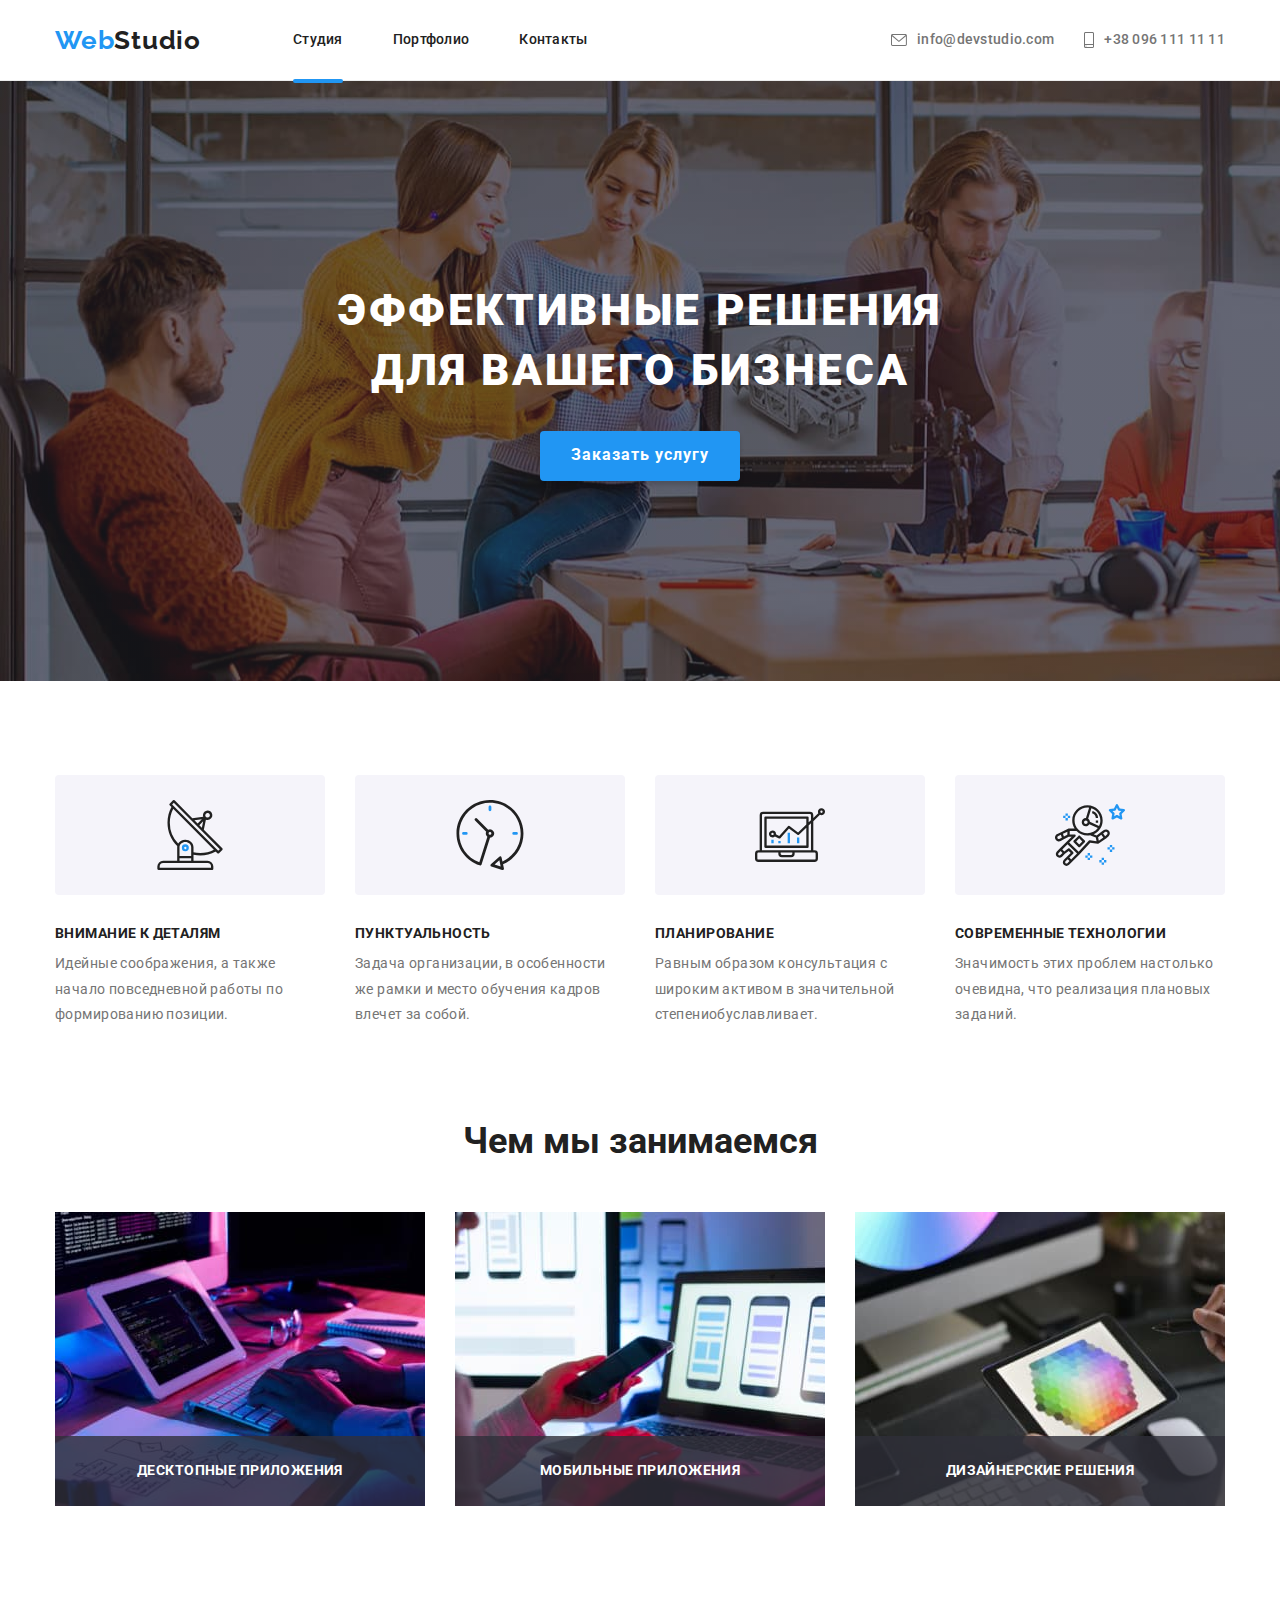
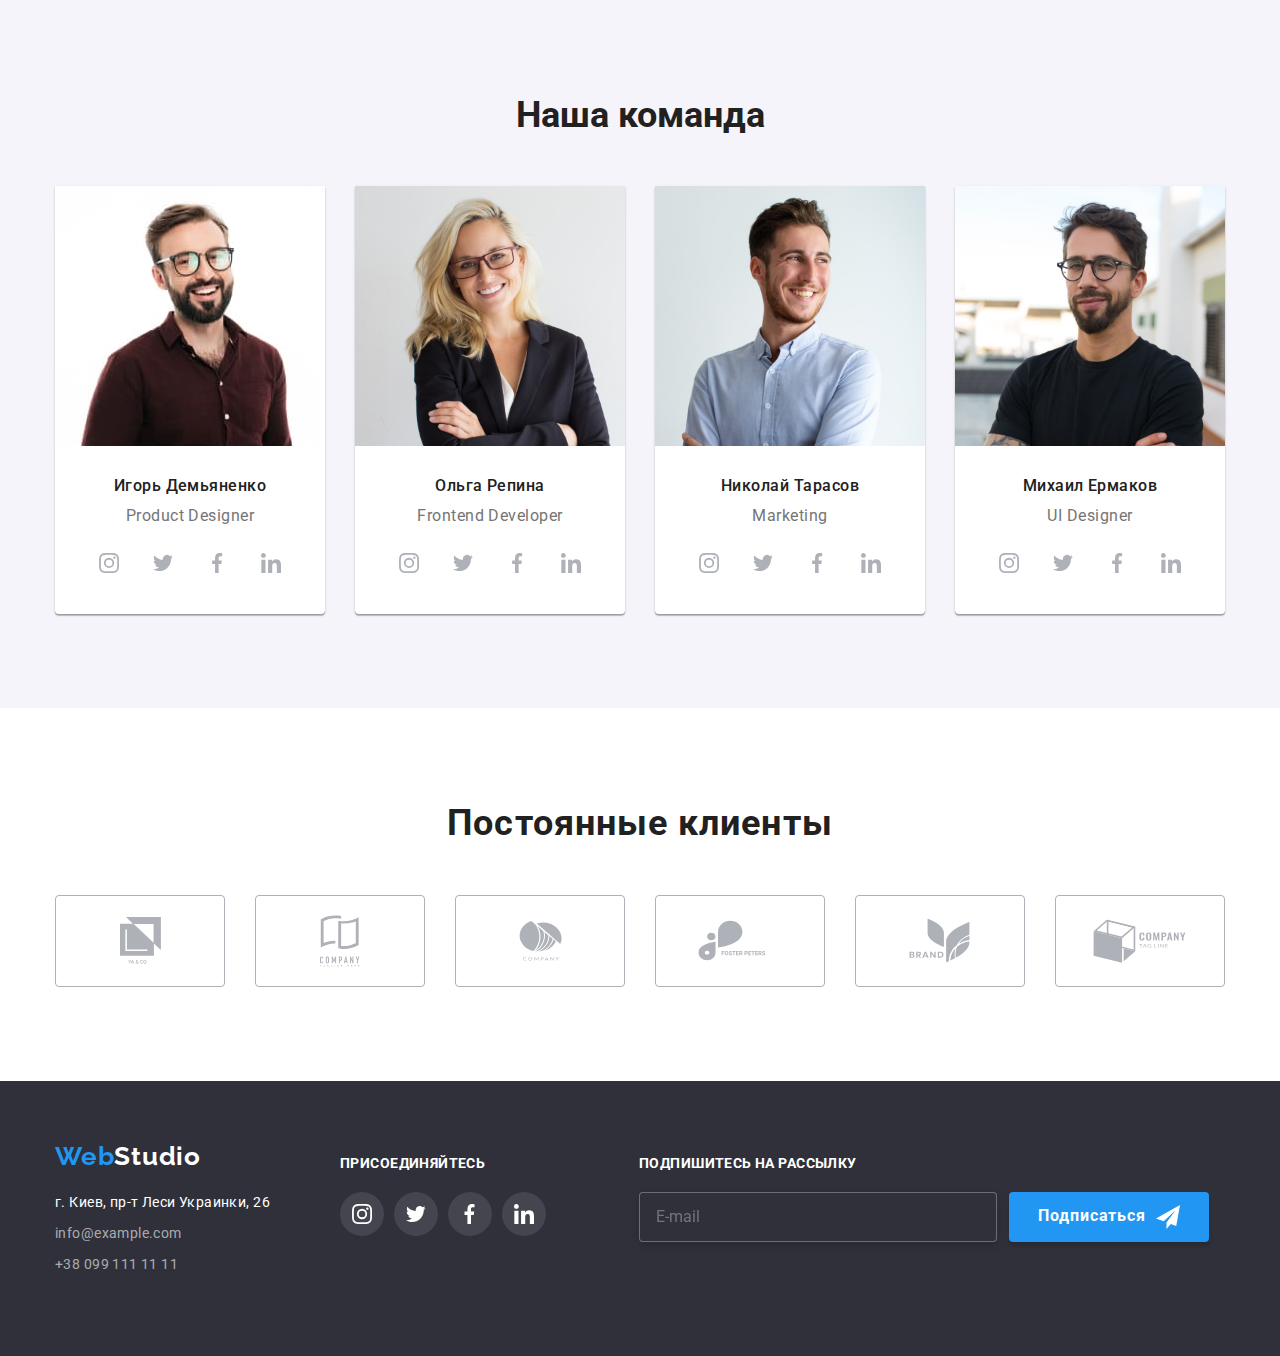
<file: index.html>
<!DOCTYPE html>
<html lang="ru">

<head>
    <meta charset="UTF-8">
    <meta name="viewport" content="width=device-width, initial-scale=1.0">
    <title>Document</title>
    <link rel="stylesheet"
        href="https://cdnjs.cloudflare.com/ajax/libs/modern-normalize/1.0.0/modern-normalize.min.css">
    <link rel="stylesheet" href="./css/main.min.css">
</head>

<body>
    <!--Шапка сайта-->
    <header class="page-header">
        <div class="header_conteiner">
            <div class="logo logo--headered">
                <a href="./index.html" class="logo__link">
                    <span class="logo--blue-part">Web</span>
                    <span class="logo--black-part">Studio</span>
                </a>
            </div>
            <nav class="nav">
                <ul class="nav__list">
                    <li class="nav__item"><a href="./index.html" class="nav__link nav__link--current">Студия</a>
                    </li>
                    <li class="nav__item"><a href="./portfolio.html" class="nav__link">Портфолио</a>
                    </li>
                    <li class="nav__item"><a href="#" class="nav__link">Контакты</a>
                    </li>
                </ul>
            </nav>
            <div class="contacts">
                <ul class="contacts__list">
                    <li class="contacts__item">
                        <a href="mailto:info@devstudio.com" class="contacts__link">
                            <svg class="contacts__icon--mail">
                                <use href="./images/icons.svg#icon-envelope-header"></use>
                            </svg>
                            <span class="contacts__text">
                                info@devstudio.com
                            </span>
                        </a>
                    </li>
                    <li class="contacts__item">
                        <a href="tel:380961111111" class="contacts__link">
                            <svg class="contacts__icon--phone">
                                <use href="./images/icons.svg#icon-smartphone-header"></use>
                            </svg>
                            <span class="contacts__text">
                                +38 096 111 11 11
                            </span>
                        </a>
                    </li>
                </ul>
            </div>
            <div class="m-nav-menu">
                <button id="m-modal-open" type="button" class="m-button">
                    <svg 
                    class="m-button__icon" 
                    width="40px" 
                    height="40px"
                    aria-label="Кнопка открытия мобильного меню">
                        <use href="./images/icons.svg#mobile-menu"></use>
                    </svg>
                </button>
            </div>
        </div>

        <!-- Модальное окно мобильного меню -->

        <div id="m-modal" class="m-backdrop is-hidden">
            <nav class="m-nav">
                <button 
                id="m-modal-close"  
                type="button" 
                class="m-button-close">
                    <svg 
                    class="m-button-close__logo" 
                    width="18px" 
                    height="18px"
                    aria-label="Кнопка закрытия мобильного меню">
                        <use href="./images/icons.svg#modal-close-button"></use>
                    </svg>
                </button>
                <ul class="m-nav__list">
                    <li class="m-nav__item"><a href="./index.html" class="m-nav__link m-nav__link--current">Студия</a>
                    </li>
                    <li class="m-nav__item"><a href="./portfolio.html" class="m-nav__link">Портфолио</a>
                    </li>
                    <li class="m-nav__item"><a href="#" class="m-nav__link">Контакты</a>
                    </li>
                </ul>
                <div class="m-contacts-wrapper">
                    <div class="m-contacts">
                        <ul class="m-contacts__list">
                            <li class="m-contacts__item">
                                <a href="mailto:info@devstudio.com" class="m-contacts__link">
                                    <span class="m-contacts__tel">
                                        +38 096 111 11 11
                                    </span>
                                </a>
                            </li>
                            <li class="m-contacts__item">
                                <a href="tel:380961111111" class="m-contacts__link">
                                    <span class="m-contacts__mail">
                                        info@devstudio.com
                                    </span>
                                </a>
                            </li>
                        </ul>
                    </div>
                    <div class="m-socials">
                        <ul class="m-socials__list">
                            <li class="m-socials__item">
                                <a href="#" class="m-socials__link">
                                    Instagram
                                </a>
                            </li>
                            <li class="m-socials__item">
                                <a href="#" class="m-socials__link">
                                    Twitter
                                </a>
                            </li>
                            <li class="m-socials__item">
                                <a href="#" class="m-socials__link">
                                    Facebook
                                </a>
                            </li>
                            <li class="m-socials__item">
                                <a href="#" class="m-socials__link">
                                    Linkedin
                                </a>
                            </li>
                        </ul>
                    </div>
                </div>
            </nav>
        </div>
    </header>

    <main>
        <section class="hero">
            <div class="hero__conteiner">
                <h1 class="hero__title">Эффективные решения для вашего бизнеса</h1>
                <button data-modal-open type="button" class="button__hero">Заказать услугу</button>
            </div>
        </section>
        <section class="features">
            <div class="features__conteiner">
                <h2 hidden="hidden" class="features__title--hidden">Преимущества компании</h2>
                <ul class="features__list">
                    <li class="features__item">
                        <div class="icon__wrapper">
                            <svg class="features__icon" width="70" height="70">
                                <use href="./images/icons.svg#icon-antenna"></use>
                            </svg>
                        </div>
                        <h3 class="features__title">Внимание к деталям</h3>
                        <p class="features__description">Идейные соображения, а также начало повседневной работы по
                            формированию позиции.</p>
                    </li>
                    <li class="features__item">
                        <div class="icon__wrapper">
                            <svg class="features__icon" width="70" height="70">
                                <use href="./images/icons.svg#icon-clock"></use>
                            </svg>
                        </div>
                        <h3 class="features__title">Пунктуальность</h3>
                        <p class="features__description">Задача организации, в особенности же рамки и место обучения кадров
                            влечет за собой.</p>
                    </li>
                    <li class="features__item">
                        <div class="icon__wrapper">
                            <svg class="features__icon" width="70" height="70">
                                <use href="./images/icons.svg#icon-diagram"></use>
                            </svg>
                        </div>
                        <h3 class="features__title">Планирование</h3>
                        <p class="features__description">Равным образом консультация с широким активом в значительной
                            степениобуславливает.</p>
                    </li>
                    <li class="features__item">
                        <div class="icon__wrapper">
                            <svg class="features__icon" width="70" height="70">
                                <use href="./images/icons.svg#icon-astronaut"></use>
                            </svg>
                        </div>
                        <h3 class="features__title">Современные технологии</h3>
                        <p class="features__description">Значимость этих проблем настолько очевидна, что реализация плановых
                            заданий.</p>
                    </li>
                </ul>
                <div class="production">
                    <h2 class="production__title">Чем мы занимаемся</h2>
                    <ul class="production__list">
                        <li class="production__item">
                            <div class="production__wrapper">
                                <img 
                                srcset="./images/backend-opt370@1x.jpg 370w, ./images/backend-opt740@2x.jpg 740w"
                                sizes="370px"
                                src="./images/backend-opt370@1x.jpg" 
                                alt="десктопные приложения" 
                                class="production__image"
                                width="370">
                                <p class="production__description">Десктопные приложения</p>
                            </div>
                        </li>
                        <li class="production__item">
                            <div class="production__wrapper">
                                <img 
                                srcset="./images/frontend-opt370@1x.jpg 370w, ./images/frontend-opt740@2x.jpg 740w"
                                sizes="370px"
                                src="./images/frontend-opt370@1x.jpg" 
                                alt="мобильные приложения" 
                                class="production__image"
                                width="370">
                                <p class="production__description">Мобильные приложения</p>
                            </div>
                        </li>
                        <li class="production__item">
                            <div class="production__wrapper">
                                <img 
                                srcset="./images/design-opt370@1x.jpg 370w, ./images/design-opt740@2x.jpg 740w"
                                sizes="370px"
                                src="./images/design-opt370@1x.jpg" 
                                alt="дизайн сайтов" 
                                class="production__image"
                                width="370">
                                <p class="production__description">Дизайнерские решения</p>
                            </div>
                        </li>
                    </ul>
                </div>
            </div>
        </section>
        <section class="team">
            <div class="team__conteiner">
                <h2 class="team__title">Наша команда</h2>
                <ul class="team__list">
                    <li class="team-member">
                        <img 
                        srcset="./images/d.team-card1-1X.jpg 270w, ./images/d.team-card1-2X.jpg 540w, ./images/t.team-card1@1x270.jpg 350w, ./images/t.team-card1@2x540.jpg 700w, ./images/m.team-card1-360-1X.jpg 450w, ./images/m.team-card1-720-2X.jpg 900w"
                        sizes="270px"
                        src="./images/d.team-card1-1X.jpg" 
                        alt="фото Игоря Демьяненко" 
                        class="team-member__img"
                        width="270">
                        <h3 class="team-member__name">Игорь Демьяненко</h3>
                        <p lang="en" class="team-member__position">Product Designer</p>
                        <ul class="social-list">
                            <li class="social-list__item">
                                <a href="#" class="social-link">
                                    <svg class="social-link__icon" width="20px" height="20px">
                                        <use href="./images/icons.svg#icon-instagram"></use>
                                    </svg>
                                </a>
                            </li>
                            <li class="social-list__item">
                                <a href="#" class="social-link">
                                    <svg class="social-link__icon" width="20px" height="20px">
                                        <use href="./images/icons.svg#icon-twitter"></use>
                                    </svg>
                                </a>
                            </li>
                            <li class="social-list__item">
                                <a href="#" class="social-link">
                                    <svg class="social-link__icon" width="20px" height="20px">
                                        <use href="./images/icons.svg#icon-facebook"></use>
                                    </svg>
                                </a>
                            </li>
                            <li class="social-list__item">
                                <a href="#" class="social-link">
                                    <svg class="social-link__icon" width="20px" height="20px">
                                        <use href="./images/icons.svg#icon-linkedin"></use>
                                    </svg>
                                </a>
                            </li>
                        </ul>
                    </li>
                    <li class="team-member">
                        <img 
                        srcset="./images/d.team-card2-1X.jpg 270w, ./images/d.team-card2-2X.jpg 540w, ./images/t.team-card2@1x270.jpg 350w, ./images/t.team-card2@2x540.jpg 700w, ./images/m.team-card2-360-1X.jpg 450w, ./images/m.team-card2-720-2X.jpg 900w"
                        sizes="270px"
                        src="./images/d.team-card2-1X.jpg" 
                        alt="фото Ольги Репиной" 
                        class="team-member__img"
                        width="270">
                        <h3 class="team-member__name">Ольга Репина</h3>
                        <p lang="en" class="team-member__position">Frontend Developer</p>
                        <ul class="social-list">
                            <li class="social-list__item">
                                <a href="#" class="social-link">
                                    <svg class="social-link__icon" width="20px" height="20px">
                                        <use href="./images/icons.svg#icon-instagram"></use>
                                    </svg>
                                </a>
                            </li>
                            <li class="social-list__item">
                                <a href="#" class="social-link">
                                    <svg class="social-link__icon" width="20px" height="20px">
                                        <use href="./images/icons.svg#icon-twitter"></use>
                                    </svg>
                                </a>
                            </li>
                            <li class="social-list__item">
                                <a href="#" class="social-link">
                                    <svg class="social-link__icon" width="20px" height="20px">
                                        <use href="./images/icons.svg#icon-facebook"></use>
                                    </svg>
                                </a>
                            </li>
                            <li class="social-list__item">
                                <a href="#" class="social-link">
                                    <svg class="social-link__icon" width="20px" height="20px">
                                        <use href="./images/icons.svg#icon-linkedin"></use>
                                    </svg>
                                </a>
                            </li>
                        </ul>
                    </li>
                    <li class="team-member">
                        <img 
                        srcset="./images/d.team-card3-1X.jpg 270w, ./images/d.team-card3-2X.jpg 540w, ./images/t.team-card3@1x270.jpg 350w, ./images/t.team-card3@2x540.jpg 700w, ./images/m.team-card3-360-1X.jpg 450w, ./images/m.team-card3-720-2X.jpg 900w"
                        sizes="270px"
                        src="./images/d.team-card3-1X.jpg" 
                        alt="фото Николая Тарасова" 
                        class="team-member__img"
                        width="270">
                        <h3 class="team-member__name">Николай Тарасов</h3>
                        <p lang="en" class="team-member__position">Marketing</p>
                        <ul class="social-list">
                            <li class="social-list__item">
                                <a href="#" class="social-link">
                                    <svg class="social-link__icon" width="20px" height="20px">
                                        <use href="./images/icons.svg#icon-instagram"></use>
                                    </svg>
                                </a>
                            </li>
                            <li class="social-list__item">
                                <a href="#" class="social-link">
                                    <svg class="social-link__icon" width="20px" height="20px">
                                        <use href="./images/icons.svg#icon-twitter"></use>
                                    </svg>
                                </a>
                            </li>
                            <li class="social-list__item">
                                <a href="#" class="social-link">
                                    <svg class="social-link__icon" width="20px" height="20px">
                                        <use href="./images/icons.svg#icon-facebook"></use>
                                    </svg>
                                </a>
                            </li>
                            <li class="social-list__item">
                                <a href="#" class="social-link">
                                    <svg class="social-link__icon" width="20px" height="20px">
                                        <use href="./images/icons.svg#icon-linkedin"></use>
                                    </svg>
                                </a>
                            </li>
                        </ul>
                    </li>
                    <li class="team-member">
                        <img 
                        srcset="./images/d.team-card4-1X.jpg 270w, ./images/d.team-card4-2X.jpg 540w, ./images/t.team-card4@1x270.jpg 350w, ./images/t.team-card4@2x540.jpg 700w, ./images/m.team-card4-360-1X.jpg 450w, ./images/m.team-card4-720-2X.jpg 900w"
                        sizes="270px"
                        src="./images/d.team-card4-1X.jpg" 
                        alt="фото Михаила Урмакова" 
                        class="team-member__img"
                        width="270">
                        <h3 class="team-member__name">Михаил Ермаков</h3>
                        <p lang="en" class="team-member__position">UI Designer</p>
                        <ul class="social-list">
                            <li class="social-list__item">
                                <a href="#" class="social-link">
                                    <svg class="social-link__icon" width="20px" height="20px">
                                        <use href="./images/icons.svg#icon-instagram"></use>
                                    </svg>
                                </a>
                            </li>
                            <li class="social-list__item">
                                <a href="#" class="social-link">
                                    <svg class="socials-list__icon" width="20px" height="20px">
                                        <use href="./images/icons.svg#icon-twitter"></use>
                                    </svg>
                                </a>
                            </li>
                            <li class="social-list__item">
                                <a href="#" class="social-link">
                                    <svg class="socials-list__icon" width="20px" height="20px">
                                        <use href="./images/icons.svg#icon-facebook"></use>
                                    </svg>
                                </a>
                            </li>
                            <li class="social-list__item">
                                <a href="#" class="social-link">
                                    <svg class="socials-list__icon" width="20px" height="20px">
                                        <use href="./images/icons.svg#icon-linkedin"></use>
                                    </svg>
                                </a>
                            </li>
                        </ul>
                    </li>
                </ul>
            </div>
        </section>
        <section class="partners">
            <div class="partners__conteiner">
                <h3 class="partners__title">Постоянные клиенты</h3>
                <ul class="partners__list">
                    <li class="partners__item">
                        <div class="partner">
                            <a href="#" class="partner__link">
                                <svg class="partner__icon" width="41px" height="47px">
                                    <use href="./images/icons.svg#icon-logo1">
                                    </use>
                                </svg>
                            </a>
                        </div>
                    </li>
                    <li class="partners__item">
                        <div class="partner">
                            <a href="#" class="partner__link">
                                <svg class="partner__icon" width="40px" height="52px">
                                    <use href="./images/icons.svg#icon-logo2">
                                    </use>
                                </svg>
                            </a>
                        </div>
                    </li>
                    <li class="partners__item">
                        <div class="partner">
                            <a href="#" class="partner__link">
                                <svg class="partner__icon" width="43px" height="41px">
                                    <use href="./images/icons.svg#icon-logo3">
                                    </use>
                                </svg>
                            </a>
                        </div>
                    </li>
                    <li class="partners__item">
                        <div class="partner">
                            <a href="#" class="partner__link">
                                <svg class="partner__icon" width="84px" height="41px">
                                    <use href="./images/icons.svg#icon-logo4">
                                    </use>
                                </svg>
                            </a>
                        </div>
                    </li>
                    <li class="partners__item">
                        <div class="partner">
                            <a href="#" class="partner__link">
                                <svg class="partner__icon" width="63px" height="45px">
                                    <use href="./images/icons.svg#icon-logo5">
                                    </use>
                                </svg>
                            </a>
                        </div>
                    </li>
                    <li class="partners__item">
                        <div class="partner">
                            <a href="#" class="partner__link">
                                <svg class="partner__icon" width="94px" height="44px">
                                    <use href="./images/icons.svg#icon-logo6">
                                    </use>
                                </svg>
                            </a>
                        </div>
                    </li>
                </ul>
            </div>
        </section>
    </main>

    <!--Футер-->
    <footer class="page-footer">
        <div class="footer-conteiner">
            <div class="footer-block--positioned">
                <div class="address-wrapper">
                    <div class="logo">
                        <a href="./index.html" class="logo__link logo--footered">
                            <span class="logo--blue-part">Web</span>
                            <span class="logo--white-part">Studio</span>
                        </a>
                    </div>
                    <address class="address">
                        <ul class="address__list">
                            <li class="address__item">г. Киев, пр-т Леси Украинки, 26</li>
                            <li class="address__item"><a href="mailto:info@example.com" class="address__link">info@example.com</a></li>
                            <li class="address__item"><a href="tel:+380991111111" class="address__link">+38 099 111 11 11</a>
                            </li>
                        </ul>
                    </address>
                </div>
                <div class="social-links social-links--footered social-links--tableted">
                    <p class="social-links__title">Присоединяйтесь</p>
                    <ul class="social-list social-list--nopadding">
                        <li class="social-list__item">
                            <a href="#" class="social-link social-link--footered">
                                <svg class="social-link__logo" width="20px" height="20px">
                                    <use href="./images/icons.svg#icon-instagram-black-footer"></use>
                                </svg>
                            </a>
                        </li>
                        <li class="social-list__item">
                            <a href="#" class="social-link social-link--footered">
                                <svg class="social-link__logo " width="20px" height="20px">
                                    <use href="./images/icons.svg#icon-twitter-black-footer"></use>
                                </svg>
                            </a>
                        </li>
                        <li class="social-list__item">
                            <a href="#" class="social-link social-link--footered">
                                <svg class="social-link__logo" width="20px" height="20px">
                                    <use href="./images/icons.svg#icon-facebook-black-footer"></use>
                                </svg>
                            </a>
                        </li>
                        <li class="social-list__item">
                            <a href="#" class="social-link social-link--footered">
                                <svg class="social-link__logo" width="20px" height="20px">
                                    <use href="./images/icons.svg#icon-linkedin-black-footer"></use>
                                </svg>
                            </a>
                        </li>
                    </ul>
                </div>
            </div>
            <div class="footer-form">
                <p class="footer-form__title">Подпишитесь на рассылку</p>
                <form class="footer-form__wrapper">
                    <label class="footer-form__label">
                        <input class="footer-form__input" type="email" name="email" autocomplete="off" placeholder="E-mail">
                    </label>
                    <button class="button button__subscribe" type="submit">
                        <span class="button__text">Подписаться</span>
                        <svg class="button__icon">
                            <use href="./images/icons.svg#telegram-icon"></use>
                        </svg>
                    </button>
                </form>
            </div>
        </div>
    </footer>

      <!-- Модальное окно -->
<div data-modal class="backdrop is-hidden">
    <div class="modal">
        <button 
        data-modal-close 
        type="button" 
        class="button-close">
            <svg class="button-close__logo" width="18px" height="18px">
                <use href="./images/icons.svg#modal-close-button"></use>
            </svg>
        </button>
        <form class="form-block" novalidate>
            <p class="form-block__title">Оставьте свои данные, мы вам перезвоним</p>
            <div class="form-list">
                <div class="form">
                <label class="form__label">
                    <span class="form__title">Имя</span>
                    <span class="form__wrapper">
                        <input 
                        class="form__input" 
                        type="text" 
                        name="name" 
                        autocomplete="off"
                        style="outline-style: none">
                        <svg class="form__logo" width="18px" height="18px">
                            <use href="./images/icons.svg#form-person-black"></use>
                        </svg>
                    </span>
                </label>
            </div>
            <div class="form">
                <label class="form__label">
                    <span class="form__title">Телефон</span>
                    <span class="form__wrapper">
                        <input 
                        class="form__input" 
                        type="tel" 
                        name="tel" 
                        autocomplete="off" 
                        style="outline-style: none">
                        <svg class="form__logo" width="18px" height="18px">
                            <use href="./images/icons.svg#form-phone-black"></use>
                        </svg>
                    </span>
                </label>
            </div>
            <div class="form">
                <label class="form__label">
                    <span class="form__title">Почта</span>
                    <span class="form__wrapper">
                        <input 
                        class="form__input" 
                        type="email" 
                        name="email" 
                        autocomplete="off"
                        style="outline-style: none">
                        <svg class="form__logo" width="18px" height="18px">
                            <use href="./images/icons.svg#form-email-black"></use>
                        </svg>
                    </span>
                </label>
            </div>
            <div class="form">
                <label class="form__label">
                    <span class="form__title">Комментарий</span>
                    <span class="form__wrapper">
                        <textarea 
                        class="form__input form__input--comment" 
                        rows="6" 
                        name="comment" 
                        style="outline-style: none"
                        placeholder="Введите текст"></textarea>
                    </span>
                </label>
            </div>
            <div class="form-block__agreement">
                <label>
                    <span class="agreement-wrapper">
                        <input type="checkbox" name="agreement" class="checkbox">
                        <svg class="checkbox__icon">
                            <use href="./images/icons.svg#checkbox-checked"></use>
                        </svg>
                        <span class="agreement">Соглашаюсь с рассылкой и принимаю</span>
                        <a href="#" class="agreement__link">Условия договора</a>
                    </span>
                </label>
            </div>
            </div>
            <button class="btn-submit" type="submit">
                <span class="btn-submit__text">Отправить</span>
            </button>
        </form>
    </div>
</div>
    
    <script src="./js/modal.js">
    </script>
    </body>
    
    </html>
</file>
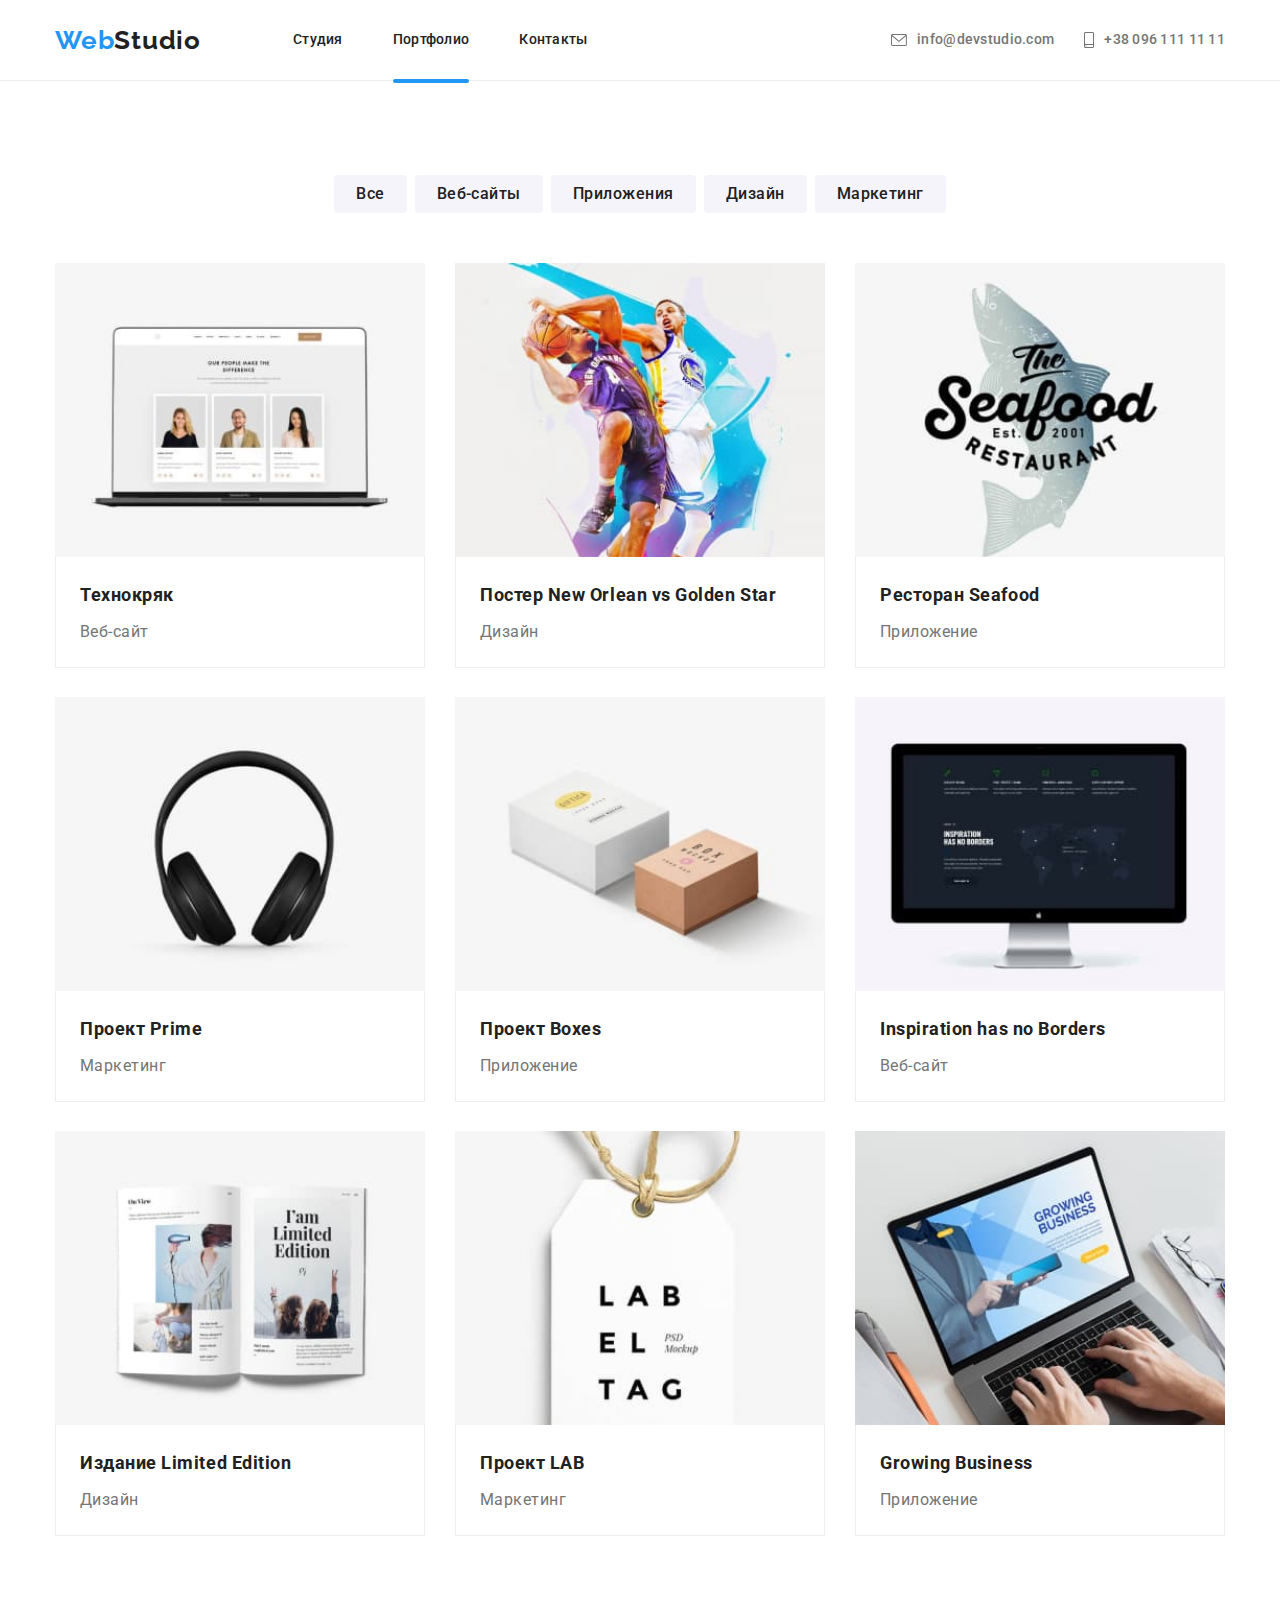
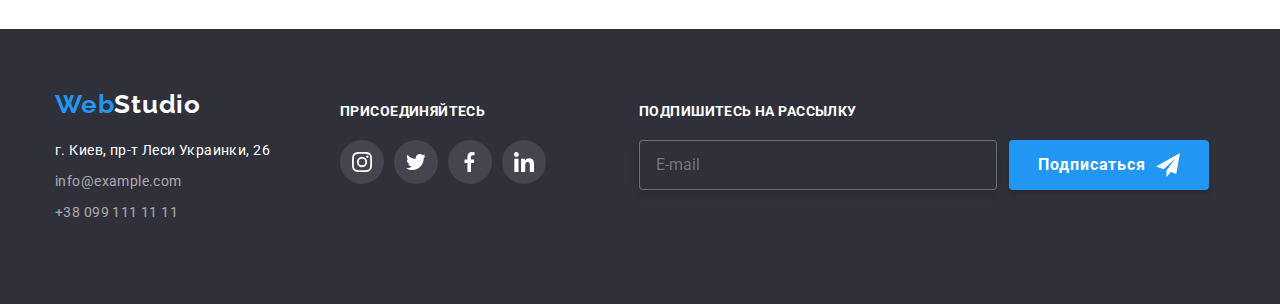
<file: portfolio.html>
<!DOCTYPE html>
<html lang="ru">

<head>
    <meta charset="UTF-8">
    <meta name="viewport" content="width=device-width, initial-scale=1.0">
    <title>Document</title>
    <link rel="stylesheet"
        href="https://cdnjs.cloudflare.com/ajax/libs/modern-normalize/1.0.0/modern-normalize.min.css">
    <link rel="stylesheet" href="./css/main.min.css">
</head>

<body>
    <!--Шапка сайта-->
    <header class="page-header">
        <div class="header_conteiner">
            <div class="logo logo--headered">
                <a href="./index.html" class="logo__link">
                    <span class="logo--blue-part">Web</span>
                    <span class="logo--black-part">Studio</span>
                </a>
            </div>
            <nav class="nav">
                <ul class="nav__list">
                    <li class="nav__item"><a href="./index.html" class="nav__link">Студия</a>
                    </li>
                    <li class="nav__item"><a href="./portfolio.html" class="nav__link nav__link--current">Портфолио</a>
                    </li>
                    <li class="nav__item"><a href="#" class="nav__link">Контакты</a>
                    </li>
                </ul>
            </nav>
            <div class="contacts">
                <ul class="contacts__list">
                    <li class="contacts__item">
                        <a href="mailto:info@devstudio.com" class="contacts__link">
                            <svg class="contacts__icon--mail">
                                <use href="./images/icons.svg#icon-envelope-header"></use>
                            </svg>
                            <span class="contacts__text">
                                info@devstudio.com
                            </span>
                        </a>
                    </li>
                    <li class="contacts__item">
                        <a href="tel:380961111111" class="contacts__link">
                            <svg class="contacts__icon--phone">
                                <use href="./images/icons.svg#icon-smartphone-header"></use>
                            </svg>
                            <span class="contacts__text">
                                +38 096 111 11 11
                            </span>
                        </a>
                    </li>
                </ul>
            </div>
            <div class="m-nav-menu">
                <button id="m-modal-open" type="button" class="m-button">
                    <svg class="m-button__icon" width="40px" height="40px" aria-label="Кнопка открытия мобильного меню">
                        <use href="./images/icons.svg#mobile-menu"></use>
                    </svg>
                </button>
            </div>
        </div>
    
        <!-- Модальное окно мобильного меню -->
    
        <div id="m-modal" class="m-backdrop is-hidden">
            <nav class="m-nav">
                <button id="m-modal-close" type="button" class="m-button-close">
                    <svg class="m-button-close__logo" width="18px" height="18px"
                        aria-label="Кнопка закрытия мобильного меню">
                        <use href="./images/icons.svg#modal-close-button"></use>
                    </svg>
                </button>
                <ul class="m-nav__list">
                    <li class="m-nav__item"><a href="./index.html" class="m-nav__link">Студия</a>
                    </li>
                    <li class="m-nav__item"><a href="./portfolio.html" class="m-nav__link m-nav__link--current">Портфолио</a>
                    </li>
                    <li class="m-nav__item"><a href="#" class="m-nav__link">Контакты</a>
                    </li>
                </ul>
                <div class="m-contacts-wrapper">
                    <div class="m-contacts">
                        <ul class="m-contacts__list">
                            <li class="m-contacts__item">
                                <a href="mailto:info@devstudio.com" class="m-contacts__link">
                                    <span class="m-contacts__tel">
                                        +38 096 111 11 11
                                    </span>
                                </a>
                            </li>
                            <li class="m-contacts__item">
                                <a href="tel:380961111111" class="m-contacts__link">
                                    <span class="m-contacts__mail">
                                        info@devstudio.com
                                    </span>
                                </a>
                            </li>
                        </ul>
                    </div>
                    <div class="m-socials">
                        <ul class="m-socials__list">
                            <li class="m-socials__item">
                                <a href="#" class="m-socials__link">
                                    Instagram
                                </a>
                            </li>
                            <li class="m-socials__item">
                                <a href="#" class="m-socials__link">
                                    Twitter
                                </a>
                            </li>
                            <li class="m-socials__item">
                                <a href="#" class="m-socials__link">
                                    Facebook
                                </a>
                            </li>
                            <li class="m-socials__item">
                                <a href="#" class="m-socials__link">
                                    Linkedin
                                </a>
                            </li>
                        </ul>
                    </div>
                </div>
            </nav>
        </div>
    </header>

    <!--Основа-->
    <main>
        <!--Портфолио-->
        <section class="portfolio">
            <div class="portfolio__conteiner">
                <h1 class="portfolio__title" hidden="hidden">Портфолио</h1>
                <!--Фильтры-->
                <ul class="portfolio__button-list">
                    <li class="portfolio__button-item">
                        <button class="portfolio__button" type="button">Все</button>
                    </li>
                    <li class="portfolio__button-item">
                        <button class="portfolio__button" type="button">Веб-сайты</button>
                    </li>
                    <li class="portfolio__button-item">
                        <button class="portfolio__button" type="button">Приложения</button>
                    </li>
                    <li class="portfolio__button-item">
                        <button class="portfolio__button" type="button">Дизайн</button>
                    </li>
                    <li class="portfolio__button-item">
                        <button class="portfolio__button" type="button">Маркетинг</button>
                    </li>
                </ul>
                <!--Портфолио-карточки-->
                <ul class="portfolio__card-list">
                    <li class="portfolio__card-item">
                        <a href="#" class="portfolio__card-link">
                            <div class="card">
                                <picture>
                                    <source srcset="./images/technocrack450@1x.jpg 1x, ./images/technocrack900@2x.jpg 2x" media="(max-width:767px)">
                                    <source srcset="./images/technocrack350@1x.jpg 1x, ./images/technocrack700@2x.jpg 2x" media="(min-width:768px)">
                                    <source srcset="./images/technocrack370@1x.jpg 1x, ./images/technocrack740@2x.jpg 2x" media="(min-width:1200px)">
                                    <img 
                                    src="./images/technocrack450@1x.jpg" 
                                    class="card__picture" 
                                    alt="веб-сайт на экране макбука">
                                </picture>
                                
                                <div class="card--hover-overlay">Технокряк это современная площадка распространения
                                    коронавируса. Компании используют эту платформу для цифрового
                                    шпионажа и атак на защищённые сервера конкурентов.
                                </div>
                            </div>
                            <div class="card__border">
                                <h2 class="card__title">Технокряк</h2>
                                <p class="card__description">Веб-сайт</p>
                            </div>
                        </a>
                    </li>
                    <li class="portfolio__card-item">
                        <a href="#" class="portfolio__card-link">
                            <div class="card">
                                <picture>
                                    <source srcset="./images/poster450@1x.jpg 1x, ./images/poster900@2x.jpg 2x" media="(max-width:767px)">
                                    <source srcset="./images/poster350@1x.jpg 1x, ./images/poster700@2x.jpg 2x" media="(min-width:768px)">
                                    <source srcset="./images/poster370@1x.jpg 1x, ./images/poster740@2x.jpg 2x" media="(min-width:1200px)">
                                    <img 
                                    src="./images/poster450@1x.jpg" 
                                    class="card__picture" 
                                    alt="два баскетболиста в борьбе за мяч">
                                </picture>

                                <div class="card--hover-overlay">Технокряк это современная площадка распространения
                                    коронавируса. Компании используют эту платформу для цифрового
                                    шпионажа и атак на защищённые сервера конкурентов.
                                </div>
                            </div>
                            <div class="card__border">
                                <h2 class="card__title">Постер New Orlean vs Golden Star</h2>
                                <p class="card__description">Дизайн</p>
                            </div>
                        </a>
                    </li>
                    <li class="portfolio__card-item">
                        <a href="#" class="portfolio__card-link">
                            <div class="card">
                                <picture>
                                    <source srcset="./images/restaurant450@1x.jpg 1x, ./images/restaurant900@2x.jpg 2x" media="(max-width:767px)">
                                    <source srcset="./images/restaurant350@1x.jpg 1x, ./images/restaurant700@2x.jpg 2x" media="(min-width:768px)">
                                    <source srcset="./images/restaurant370@1x.jpg 1x, ./images/restaurant740@2x.jpg 2x" media="(min-width:1200px)">
                                    <img 
                                    src="./images/restaurant450@1x.jpg" 
                                    class="card__picture" 
                                    alt="логотип ресторана">
                                </picture>

                                <div class="card--hover-overlay">Технокряк это современная площадка распространения
                                    коронавируса. Компании используют эту платформу для цифрового
                                    шпионажа и атак на защищённые сервера конкурентов.
                                </div>
                            </div>
                            <div class="card__border">
                                <h2 class="card__title">Ресторан Seafood</h2>
                                <p class="card__description">Приложение</p>
                            </div>
                        </a>
                    </li>
                    <li class="portfolio__card-item">
                        <a href="#" class="portfolio__card-link">
                            <div class="card">
                                <picture>
                                    <source srcset="./images/project-prime450@1x.jpg 1x, ./images/project-prime900@2x.jpg 2x" media="(max-width:767px)">
                                    <source srcset="./images/project-prime350@1x.jpg 1x, ./images/project-prime700@2x.jpg 2x" media="(min-width:768px)">
                                    <source srcset="./images/project-prime370@1x.jpg 1x, ./images/project-prime740@2x.jpg 2x" media="(min-width:1200px)">
                                    <img 
                                    src="./images/project-prime450@1x.jpg" 
                                    class="card__picture" 
                                    alt="наушники">
                                </picture>

                                <div class="card--hover-overlay">Технокряк это современная площадка распространения
                                    коронавируса. Компании используют эту платформу для цифрового
                                    шпионажа и атак на защищённые сервера конкурентов.
                                </div>
                            </div>
                            <div class="card__border">
                                <h2 class="card__title">Проект Prime</h2>
                                <p class="card__description">Маркетинг</p>
                            </div>
                        </a>
                    </li>
                    <li class="portfolio__card-item">
                        <a href="#" class="portfolio__card-link">
                            <div class="card">
                                <picture>
                                    <source srcset="./images/project-boxes450@1x.jpg 1x, ./images/project-boxes900@2x.jpg 2x" media="(max-width:767px)">
                                    <source srcset="./images/project-boxes350@1x.jpg 1x, ./images/project-boxes700@2x.jpg 2x" media="(min-width:768px)">
                                    <source srcset="./images/project-boxes370@1x.jpg 1x, ./images/project-boxes740@2x.jpg 2x" media="(min-width:1200px)">
                                    <img 
                                    src="./images/project-boxes450@1x.jpg" 
                                    class="card__picture" 
                                    alt="две коробки">
                                </picture>

                                <div class="card--hover-overlay">Технокряк это современная площадка распространения
                                    коронавируса. Компании используют эту платформу для цифрового
                                    шпионажа и атак на защищённые сервера конкурентов.
                                </div>
                            </div>
                            <div class="card__border">
                                <h2 class="card__title">Проект Boxes</h2>
                                <p class="card__description">Приложение</p>
                            </div>
                        </a>
                    </li>
                    <li class="portfolio__card-item">
                        <a href="#" class="portfolio__card-link">
                            <div class="card">
                                <picture>
                                    <source srcset="./images/no-borders450@1x.jpg 1x, ./images/no-borders900@2x.jpg 2x" media="(max-width:767px)">
                                    <source srcset="./images/no-borders350@1x.jpg 1x, ./images/no-borders700@2x.jpg 2x" media="(min-width:768px)">
                                    <source srcset="./images/no-borders370@1x.jpg 1x, ./images/no-borders740@2x.jpg 2x" media="(min-width:1200px)">
                                    <img 
                                    src="./images/no-borders450@1x.jpg" 
                                    class="card__picture" 
                                    alt="монитор эппл">
                                </picture>

                                <div class="card--hover-overlay">Технокряк это современная площадка распространения
                                    коронавируса. Компании используют эту платформу для цифрового
                                    шпионажа и атак на защищённые сервера конкурентов.
                                </div>
                            </div>
                            <div class="card__border">
                                <h2 class="card__title">Inspiration has no Borders</h2>
                                <p class="card__description">Веб-сайт</p>
                            </div>
                        </a>
                    </li>
                    <li class="portfolio__card-item">
                        <a href="#" class="portfolio__card-link">
                            <div class="card">
                                <picture>
                                    <source srcset="./images/limited-edition450@1x.jpg 1x, ./images/limited-edition900@2x.jpg 2x" media="(max-width:767px)">
                                    <source srcset="./images/limited-edition350@1x.jpg 1x, ./images/limited-edition700@2x.jpg 2x" media="(min-width:768px)">
                                    <source srcset="./images/limited-edition370@1x.jpg 1x, ./images/limited-edition740@2x.jpg 2x" media="(min-width:1200px)">
                                    <img 
                                    src="./images/limited-edition450@1x.jpg" 
                                    class="card__picture" 
                                    alt="открытая книга лимитированного издания">
                                </picture>

                                <div class="card--hover-overlay">Технокряк это современная площадка распространения
                                    коронавируса. Компании используют эту платформу для цифрового
                                    шпионажа и атак на защищённые сервера конкурентов.
                                </div>
                            </div>
                            <div class="card__border">
                                <h2 class="card__title">Издание Limited Edition</h2>
                                <p class="card__description">Дизайн</p>
                            </div>
                        </a>
                    </li>
                    <li class="portfolio__card-item">
                        <a href="#" class="portfolio__card-link">
                            <div class="card">
                                <picture>
                                    <source srcset="./images/lab-project450@1x.jpg 1x, ./images/lab-project900@2x.jpg 2x" media="(max-width:767px)">
                                    <source srcset="./images/lab-project350@1x.jpg 1x, ./images/lab-project700@2x.jpg 2x" media="(min-width:768px)">
                                    <source srcset="./images/lab-project370@1x.jpg 1x, ./images/lab-project740@2x.jpg 2x" media="(min-width:1200px)">
                                    <img 
                                    src="./images/lab-project450@1x.jpg" 
                                    class="card__picture" 
                                    alt="ярлык с надписью">
                                </picture>

                                <div class="card--hover-overlay">Технокряк это современная площадка распространения
                                    коронавируса. Компании используют эту платформу для цифрового
                                    шпионажа и атак на защищённые сервера конкурентов.
                                </div>
                            </div>
                            <div class="card__border">
                                <h2 class="card__title">Проект LAB</h2>
                                <p class="card__description">Маркетинг</p>
                            </div>
                        </a>
                    </li>
                    <li class="portfolio__card-item">
                        <a href="#" class="portfolio__card-link">
                            <div class="card">
                                <picture>
                                    <source srcset="./images/groving-business450@1x.jpg 1x, ./images/groving-business900@2x.jpg 2x" media="(max-width:767px)">
                                    <source srcset="./images/groving-business350@1x.jpg 1x, ./images/groving-business700@2x.jpg 2x" media="(min-width:768px)">
                                    <source srcset="./images/groving-business370@1x.jpg 1x, ./images/groving-business740@2x.jpg 2x" media="(min-width:1200px)">
                                    <img 
                                    src="./images/groving-business450@1x.jpg" 
                                    class="card__picture" 
                                    alt="работа на ноутбуке">
                                </picture>

                                <div class="card--hover-overlay">Технокряк это современная площадка распространения
                                    коронавируса. Компании используют эту платформу для цифрового
                                    шпионажа и атак на защищённые сервера конкурентов.
                                </div>
                            </div>
                            <div class="card__border">
                                <h2 class="card__title">Growing Business</h2>
                                <p class="card__description">Приложение</p>
                            </div>
                        </a>
                    </li>
                </ul>
            </div>
        </section>
    </main>

    <!--Футер-->
    <footer class="page-footer">
        <div class="footer-conteiner">
            <div class="footer-block--positioned">
                <div class="address-wrapper">
                    <div class="logo">
                        <a href="./index.html" class="logo__link logo--footered">
                            <span class="logo--blue-part">Web</span>
                            <span class="logo--white-part">Studio</span>
                        </a>
                    </div>
                    <address class="address">
                        <ul class="address__list">
                            <li class="address__item">г. Киев, пр-т Леси Украинки, 26</li>
                            <li class="address__item"><a href="mailto:info@example.com"
                                    class="address__link">info@example.com</a></li>
                            <li class="address__item"><a href="tel:+380991111111" class="address__link">+38 099 111 11
                                    11</a>
                            </li>
                        </ul>
                    </address>
                </div>
                <div class="social-links social-links--footered social-links--tableted">
                    <p class="social-links__title">Присоединяйтесь</p>
                    <ul class="social-list social-list--nopadding">
                        <li class="social-list__item">
                            <a href="#" class="social-link social-link--footered">
                                <svg class="social-link__logo" width="20px" height="20px">
                                    <use href="./images/icons.svg#icon-instagram-black-footer"></use>
                                </svg>
                            </a>
                        </li>
                        <li class="social-list__item">
                            <a href="#" class="social-link social-link--footered">
                                <svg class="social-link__logo " width="20px" height="20px">
                                    <use href="./images/icons.svg#icon-twitter-black-footer"></use>
                                </svg>
                            </a>
                        </li>
                        <li class="social-list__item">
                            <a href="#" class="social-link social-link--footered">
                                <svg class="social-link__logo" width="20px" height="20px">
                                    <use href="./images/icons.svg#icon-facebook-black-footer"></use>
                                </svg>
                            </a>
                        </li>
                        <li class="social-list__item">
                            <a href="#" class="social-link social-link--footered">
                                <svg class="social-link__logo" width="20px" height="20px">
                                    <use href="./images/icons.svg#icon-linkedin-black-footer"></use>
                                </svg>
                            </a>
                        </li>
                    </ul>
                </div>
            </div>
            <div class="footer-form">
                <p class="footer-form__title">Подпишитесь на рассылку</p>
                <form class="footer-form__wrapper">
                    <label class="footer-form__label">
                        <input class="footer-form__input" type="email" name="email" autocomplete="off" placeholder="E-mail">
                    </label>
                    <button class="button button__subscribe" type="submit">
                        <span class="button__text">Подписаться</span>
                        <svg class="button__icon">
                            <use href="./images/icons.svg#telegram-icon"></use>
                        </svg>
                    </button>
                </form>
            </div>
        </div>
    </footer>
    
    <script src="./js/mobile-menu.js">
    </script>
</body>

</html>
</file>
<file: css/main.min.css>
@import url("https://fonts.googleapis.com/css2?family=Raleway:wght@700&family=Roboto:wght@400;500;700;900&display=swap");.hero,.features,.team,.partners,.portfolio{min-width:320px;padding-top:60px;padding-bottom:60px;margin-right:auto;margin-left:auto}@media screen and (max-width: 1199px){.hero,.features,.team,.partners,.portfolio{padding-top:60px;padding-bottom:60px}}@media screen and (min-width: 1200px){.hero,.features,.team,.partners,.portfolio{padding-top:94px;padding-bottom:94px}}.header_conteiner,.features__conteiner,.team__conteiner,.partners__conteiner,.portfolio__conteiner,.footer-conteiner{padding:0 15px 0 15px;margin-right:auto;margin-left:auto}@media screen and (min-width: 480px){.header_conteiner,.features__conteiner,.team__conteiner,.partners__conteiner,.portfolio__conteiner,.footer-conteiner{width:480px;margin:0 auto}}@media screen and (min-width: 768px) and (max-width: 1199px){.header_conteiner,.features__conteiner,.team__conteiner,.partners__conteiner,.portfolio__conteiner,.footer-conteiner{width:768px}}@media screen and (min-width: 1200px){.header_conteiner,.features__conteiner,.team__conteiner,.partners__conteiner,.portfolio__conteiner,.footer-conteiner{width:1200px}}.header_conteiner,.nav,.nav__list,.hero,.icon__wrapper,.production__list,.social-list,.m-socials__list,.partners__list,.portfolio__button-list,.agreement-wrapper{display:-webkit-box;display:-ms-flexbox;display:flex;-webkit-box-align:center;-ms-flex-align:center;align-items:center;-webkit-box-pack:center;-ms-flex-pack:center;justify-content:center}.logo__link,.nav__link,.contacts__link,.m-socials__link,.portfolio__card-link,.address__link,.m-nav__link,.m-contacts__link{text-decoration:none}.nav__list,.contacts__list,.features__list,.production__list,.team__list,.social-list,.m-socials__list,.partners__list,.portfolio__button-list,.portfolio__card-list,.address__list,.m-nav__list,.m-contacts__list{list-style:none}.button__hero,.button__subscribe{width:200px;height:50px;font-family:Roboto, sans-serif;font-weight:700;font-size:16px;line-height:1.9;letter-spacing:0.06em;border:none;-webkit-box-shadow:0px 4px 4px rgba(0,0,0,0.15);box-shadow:0px 4px 4px rgba(0,0,0,0.15);border-radius:4px;cursor:pointer;background-color:#2196f3;color:#fff}.nav__link:hover,.contacts__link:hover,.address__link:hover,.m-nav__link:hover,.nav__link:focus,.contacts__link:focus,.address__link:focus,.m-nav__link:focus{-webkit-transition:color 250ms cubic-bezier(0.4, 0, 0.2, 1);transition:color 250ms cubic-bezier(0.4, 0, 0.2, 1);color:#2196f3}.social-link:hover,.social-link--footered:hover,.social-link:focus,.social-link--footered:focus{-webkit-transition:fill 250ms cubic-bezier(0.4, 0, 0.2, 1),background-color 250ms cubic-bezier(0.4, 0, 0.2, 1);transition:fill 250ms cubic-bezier(0.4, 0, 0.2, 1),background-color 250ms cubic-bezier(0.4, 0, 0.2, 1);fill:#fff;background-color:#2196f3}*,*::after,*::before{-webkit-box-sizing:border-box;box-sizing:border-box}body{overflow-x:hidden;background-color:#fff;color:#757575;font-family:Roboto, sans-serif;margin:0;padding:0}h1,h2,h3,p,ul{margin:0;padding:0}img{display:block;max-width:100%;height:auto}.page-header{position:relative;width:100%;border-bottom:1px solid #ececec}.header_conteiner{-webkit-box-pack:justify;-ms-flex-pack:justify;justify-content:space-between}.logo{display:-webkit-inline-box;display:-ms-inline-flexbox;display:inline-flex;font-family:Raleway, sans-serif;font-style:normal;font-weight:700;font-size:24px;line-height:1.17;letter-spacing:0.03em}.logo__link{display:-webkit-inline-box;display:-ms-inline-flexbox;display:inline-flex;padding:16px 0}.logo--blue-part{color:#2196f3}.logo--black-part{color:#212121}.logo--white-part{color:#fff}.logo--footered{padding-top:0;padding-bottom:20px}@media screen and (min-width: 768px) and (max-width: 1199px){.logo--headered{margin-right:88px}}@media screen and (min-width: 1200px){.logo{font-size:26px}.logo--headered{margin-right:92px}}@media screen and (max-width: 479px){.nav{-webkit-box-pack:justify;-ms-flex-pack:justify;justify-content:space-between}}@media screen and (min-width: 768px) and (max-width: 1199px){.nav__list{margin-right:84px}}.nav__item{margin-right:50px}.nav__item:last-child{margin-right:0}.nav__link{display:-webkit-box;display:-ms-flexbox;display:flex;padding-top:32px;padding-bottom:32px;font-style:normal;font-weight:500;font-size:14px;line-height:1.14;letter-spacing:0.02em;text-decoration:none;color:#212121}.nav__link--current{position:relative}.nav__link--current::after{position:absolute;content:'';height:4px;left:0;right:0;bottom:-3px;border-radius:2px;background-color:#2196f3}@media screen and (max-width: 767px){.nav{display:none}.contacts{display:none}}@media screen and (min-width: 768px){.m-nav-menu{display:none}}.contacts{font-style:normal;font-weight:500;font-size:14px;line-height:1.14;letter-spacing:0.02em;cursor:pointer;fill:currentColor}.contacts__icon{display:-webkit-inline-box;display:-ms-inline-flexbox;display:inline-flex;margin:0;padding:0}.contacts__link{display:-webkit-box;display:-ms-flexbox;display:flex;-webkit-box-pack:center;-ms-flex-pack:center;justify-content:center;-webkit-box-align:center;-ms-flex-align:center;align-items:center;color:#757575}.contacts__text{display:-webkit-inline-box;display:-ms-inline-flexbox;display:inline-flex;margin-left:10px}.contacts__item{margin-right:30px}.contacts__item:last-child{margin-right:0}@media screen and (min-width: 768px) and (max-width: 1199px){.contacts{font-size:12px}.contacts__item{margin-right:0;margin-bottom:10px}.contacts__item:last-child{margin-bottom:0}.contacts__link{-webkit-box-pack:start;-ms-flex-pack:start;justify-content:flex-start}.contacts__icon--mail{width:14px;height:10px}.contacts__icon--phone{width:10px;height:14px}}@media screen and (min-width: 1200px){.contacts{margin-left:auto}.contacts__list{display:-webkit-box;display:-ms-flexbox;display:flex;-webkit-box-pack:center;-ms-flex-pack:center;justify-content:center;-webkit-box-align:center;-ms-flex-align:center;align-items:center}.contacts__icon--mail{width:16px;height:12px}.contacts__icon--phone{width:10px;height:16px}}.hero{max-width:100%;width:100%;padding:118px 60px;text-align:center;border-right-color:#c4c4c4;background-image:-webkit-gradient(linear, left top, right top, from(rgba(47,48,58,0.4)), to(rgba(47,48,58,0.4))),url(../images/m.hero-bg-image1X.jpg);background-image:linear-gradient(to right, rgba(47,48,58,0.4), rgba(47,48,58,0.4)),url(../images/m.hero-bg-image1X.jpg);background-repeat:no-repeat;background-size:cover}@media (min-device-pixel-ratio: 2), (-webkit-min-device-pixel-ratio: 2), (min-resolution: 192dpi), (min-resolution: 2dppx){.hero .hero{background-image:url(../images/m.hero-bg-image2X.jpg)}}@media screen and (min-width: 768px) and (max-width: 1199px){.hero{padding:118px 204px;background-image:-webkit-gradient(linear, left top, right top, from(rgba(47,48,58,0.4)), to(rgba(47,48,58,0.4))),url(../images/t.hero-bg-image1X.jpg);background-image:linear-gradient(to right, rgba(47,48,58,0.4), rgba(47,48,58,0.4)),url(../images/t.hero-bg-image1X.jpg)}}@media screen and (min-width: 768px) and (max-width: 1199px) and (min-device-pixel-ratio: 2), screen and (min-width: 768px) and (max-width: 1199px) and (-webkit-min-device-pixel-ratio: 2), screen and (min-width: 768px) and (max-width: 1199px) and (min-resolution: 192dpi), screen and (min-width: 768px) and (max-width: 1199px) and (min-resolution: 2dppx){.hero .hero{background-image:url(../images/t.hero-bg-image2X.jpg)}}@media screen and (min-width: 1200px){.hero{padding:200px 452px;background-image:-webkit-gradient(linear, left top, right top, from(rgba(47,48,58,0.4)), to(rgba(47,48,58,0.4))),url(../images/d.hero-bg-image1X.jpg);background-image:linear-gradient(to right, rgba(47,48,58,0.4), rgba(47,48,58,0.4)),url(../images/d.hero-bg-image1X.jpg)}}@media screen and (min-width: 1200px) and (min-device-pixel-ratio: 2), screen and (min-width: 1200px) and (-webkit-min-device-pixel-ratio: 2), screen and (min-width: 1200px) and (min-resolution: 192dpi), screen and (min-width: 1200px) and (min-resolution: 2dppx){.hero .hero{background-image:url(../images/d.hero-bg-image2X.jpg)}}.hero__title{width:360px;margin-bottom:30px;font-weight:900;font-size:26px;line-height:1.62;text-align:center;letter-spacing:0.06em;text-transform:uppercase;color:#fff}@media screen and (min-width: 320px) and (max-width: 479px){.hero__title{width:100%}}@media screen and (min-width: 1200px){.hero__title{width:696px;font-size:44px;line-height:1.36}}.icon__wrapper{height:120px;margin-bottom:30px;background-color:#f5f4fa;border:none;border-radius:4px}.features__list{-ms-flex-wrap:wrap;flex-wrap:wrap}.features__title{margin-bottom:10px;font-style:normal;font-weight:bold;font-size:14px;line-height:1.2;letter-spacing:0.03em;text-transform:uppercase;color:#212121}.features__description{font-weight:400;font-size:14px;line-height:1.8;letter-spacing:0.03em}.features__item{margin-bottom:30px}.features__item:last-child{margin-bottom:0}@media screen and (min-width: 768px) and (max-width: 1199px){.features__list{display:-webkit-box;display:-ms-flexbox;display:flex;-webkit-box-align:start;-ms-flex-align:start;align-items:flex-start;-webkit-box-pack:center;-ms-flex-pack:center;justify-content:center}.features__item{width:calc(47.9%);margin-right:30px;margin-bottom:30px}.features__item:nth-child(2n){margin-right:0}.features__item:nth-child(n+3){margin-bottom:0}}@media screen and (min-width: 1200px){.features__list{display:-webkit-box;display:-ms-flexbox;display:flex;-webkit-box-pack:center;-ms-flex-pack:center;justify-content:center;-webkit-box-align:center;-ms-flex-align:center;align-items:center;margin-bottom:94px}.features__item{max-width:270px;margin-right:30px;margin-bottom:0}.features__item:last-child{margin-right:0}}.production{display:block}@media screen and (max-width: 1199px){.production{display:none}}.production__title{margin-bottom:50px;text-align:center;font-size:36px;color:#212121}.production__item{margin-right:30px}.production__item:last-child{margin-right:0}.production__wrapper{position:relative}.production__image{display:block;max-width:100%}.production__description{position:absolute;height:70px;bottom:0;left:0;right:0;padding-top:27px;font-weight:700;font-size:14px;line-height:1.14;text-align:center;letter-spacing:0.03em;text-transform:uppercase;background-color:rgba(47,48,58,0.8);color:#fff}.team{background-color:#f5f4fa}.team__title{text-align:center;margin-bottom:30px;font-size:28px;line-height:1.17;color:#212121}.team-member{width:450px;height:622px;background-color:#fff;-webkit-box-shadow:0px 1px 3px rgba(0,0,0,0.12),0px 1px 1px rgba(0,0,0,0.14),0px 2px 1px rgba(0,0,0,0.2);box-shadow:0px 1px 3px rgba(0,0,0,0.12),0px 1px 1px rgba(0,0,0,0.14),0px 2px 1px rgba(0,0,0,0.2);border-radius:0px 0px 4px 4px;margin-right:auto;margin-left:auto;margin-bottom:30px}@media screen and (min-width: 320px) and (max-width: 479px){.team-member{width:100%}}.team-member:last-child{margin-bottom:0}.team-member__img{margin-right:auto;margin-left:auto}.team-member__name{padding:30px 0 10px;font-style:normal;font-weight:500;font-size:16px;line-height:1.2;text-align:center;letter-spacing:0.03em;color:#212121}.team-member__position{padding-bottom:16px;font-style:normal;font-weight:400;font-size:16px;line-height:1.2;text-align:center;letter-spacing:0.03em;color:#757575}@media screen and (min-width: 768px) and (max-width: 1199px){.team__list{-ms-flex-wrap:wrap;flex-wrap:wrap}.team-member{width:354px;height:536px;margin-right:30px;margin-bottom:30px}.team-member:nth-child(2n){margin-right:0}.team-member:nth-child(n+5){margin-bottom:0}.team-member__img{max-width:100%}}@media screen and (min-width: 768px){.team__list{display:-webkit-box;display:-ms-flexbox;display:flex;-webkit-box-pack:center;-ms-flex-pack:center;justify-content:center;-webkit-box-align:start;-ms-flex-align:start;align-items:flex-start}}@media screen and (min-width: 1200px){.team__title{text-align:center;margin-bottom:50px;font-size:36px}.team-member{width:270px;height:428px;margin-right:30px;margin-bottom:0}.team-member:last-child{margin-right:0}}.social-list{padding:0 32px 24px}.social-list__item{margin-right:10px}.social-list__item:last-child{margin-right:0}.social-list--nopadding{margin:0;padding:0}.social-link{display:-webkit-box;display:-ms-flexbox;display:flex;width:44px;height:44px;-webkit-box-align:center;-ms-flex-align:center;align-items:center;-webkit-box-pack:center;-ms-flex-pack:center;justify-content:center;border-radius:50%;cursor:pointer;color:#afb1b8;background-color:#fff;fill:currentColor}.social-link--footered{display:-webkit-box;display:-ms-flexbox;display:flex;width:44px;height:44px;-webkit-box-align:center;-ms-flex-align:center;align-items:center;-webkit-box-pack:center;-ms-flex-pack:center;justify-content:center;border-radius:50%;cursor:pointer;color:#fff;background-color:rgba(255,255,255,0.1);fill:currentColor}.social-links{margin-bottom:60px}.social-links__title{margin-bottom:20px;font-weight:700;font-size:14px;line-height:1.14;letter-spacing:0.03em;text-transform:uppercase;color:#fff}.social-links--footered{-ms-flex-item-align:start;align-self:flex-start}@media screen and (min-width: 768px) and (max-width: 1199px){.social-links{margin-bottom:0}.social-links--tableted{display:-webkit-box;display:-ms-flexbox;display:flex;-webkit-box-orient:vertical;-webkit-box-direction:normal;-ms-flex-direction:column;flex-direction:column;-webkit-box-align:center;-ms-flex-align:center;align-items:center;margin-top:5px;margin-left:165px}}@media screen and (min-width: 1200px){.social-links{margin-bottom:60px}.social-links--footered{margin-left:70px;margin-top:15px}}.m-socials__list{-webkit-box-pack:justify;-ms-flex-pack:justify;justify-content:space-between}.m-socials__link{font-weight:500;font-size:18px;line-height:1.22px;letter-spacing:0.02em;color:#2196f3}.m-socials__item{position:relative}.m-socials__item::after{content:'';position:absolute;display:inline-block;-webkit-box-sizing:border-box;box-sizing:border-box;height:22px;right:-12px;top:-3px;border:1px solid rgba(33,33,33,0.2)}.m-socials__item:last-of-type:after{display:none}.partners__title{text-align:center;margin-bottom:30px;font-weight:700;line-height:1.17;letter-spacing:0.03em;color:#212121}.partners__list{-ms-flex-wrap:wrap;flex-wrap:wrap}@media screen and (min-width: 320px) and (max-width: 479px){.partners__item{width:calc((100% - 4 * 15px) / 2);margin:15px}}.partner{height:92px}.partner__link{height:92px;display:-webkit-box;display:-ms-flexbox;display:flex;-webkit-box-pack:center;-ms-flex-pack:center;justify-content:center;-webkit-box-align:center;-ms-flex-align:center;align-items:center;-webkit-transition:color 250ms cubic-bezier(0.4, 0, 0.2, 1),border 250ms cubic-bezier(0.4, 0, 0.2, 1),fill 250ms cubic-bezier(0.4, 0, 0.2, 1);transition:color 250ms cubic-bezier(0.4, 0, 0.2, 1),border 250ms cubic-bezier(0.4, 0, 0.2, 1),fill 250ms cubic-bezier(0.4, 0, 0.2, 1);cursor:pointer;border:1px solid #afb1b8;border-radius:4px;color:#afb1b8;fill:#afb1b8}.partner__link:hover,.partner__link:focus{color:#2196f3;border:1px solid #2196f3;fill:#2196f3}@media screen and (min-width: 480px) and (max-width: 767px){.partners__item{min-width:calc(46.67%);margin-right:30px;margin-bottom:30px}.partners__item:nth-child(2n){margin-right:0}.partners__item:nth-child(n+5){margin-bottom:0}}@media screen and (min-width: 768px) and (max-width: 1199px){.partners__item{width:calc(30.0033%);margin-right:30px;margin-bottom:30px}.partners__item:nth-last-child(3n-2){margin-right:0}.partners__item:nth-child(n+4){margin-bottom:0}}@media screen and (min-width: 1200px){.partners__title{margin-bottom:50px;font-size:36px}.partners__item{width:calc(14.5166%);margin-right:30px}.partners__item:last-child{margin-right:0}}.button__hero{display:block;margin-left:auto;margin-right:auto;padding:8px 31px}.button__subscribe{display:-webkit-box;display:-ms-flexbox;display:flex;margin-left:auto;margin-right:auto;-webkit-box-pack:center;-ms-flex-pack:center;justify-content:center;-webkit-box-align:center;-ms-flex-align:center;align-items:center}@media screen and (min-width: 1200px){.button__subscribe{margin-left:12px;-ms-flex-wrap:nowrap;flex-wrap:nowrap}}.button__icon{display:inline-block;width:24px;height:24px;margin-left:10px;margin-top:auto;margin-bottom:auto;fill:#fff}.portfolio__button{-webkit-transition:background-color 250ms cubic-bezier(0.4, 0, 0.2, 1),color 250ms cubic-bezier(0.4, 0, 0.2, 1);transition:background-color 250ms cubic-bezier(0.4, 0, 0.2, 1),color 250ms cubic-bezier(0.4, 0, 0.2, 1);padding:6px 22px;text-align:center;font-family:inherit;font-weight:500;font-size:16px;line-height:1.62;text-align:center;letter-spacing:0.03em;cursor:pointer;border:none;border-radius:4px;color:#212121;background-color:#f5f4fa}.portfolio__button:hover,.portfolio__button:focus{background:#2196f3;color:#fff;-webkit-box-shadow:0px 3px 1px rgba(0,0,0,0.1),0px 1px 2px rgba(0,0,0,0.08),0px 2px 2px rgba(0,0,0,0.12);box-shadow:0px 3px 1px rgba(0,0,0,0.1),0px 1px 2px rgba(0,0,0,0.08),0px 2px 2px rgba(0,0,0,0.12)}@media screen and (max-width: 767px){.portfolio__button-item{margin-right:8px;margin-bottom:15px}.portfolio__button-item:nth-last-child(2n-3){margin-right:0}.portfolio__button-item:first-child{margin-right:8px}.portfolio__button-item:nth-child(n+4){margin-bottom:0}.portfolio__button-list{margin-bottom:40px}}@media screen and (min-width: 768px) and (max-width: 1199px){.portfolio__button-list{margin-bottom:30px;-webkit-box-align:start;-ms-flex-align:start;align-items:start;-webkit-box-pack:center;-ms-flex-pack:center;justify-content:center}.portfolio__button-item{margin-right:8px;margin-bottom:0}.portfolio__button-item:last-child{margin-right:0}}@media screen and (min-width: 1200px){.portfolio__button-list{margin-bottom:50px;-webkit-box-pack:center;-ms-flex-pack:center;justify-content:center}.portfolio__button-item{margin-right:8px;margin-bottom:0}.portfolio__button-item:last-child{margin-right:0}}.button-close{position:absolute;width:30px;height:30px;right:8px;top:8px;padding:auto;margin:0;-webkit-transition:color 250ms cubic-bezier(0.4, 0, 0.2, 1);transition:color 250ms cubic-bezier(0.4, 0, 0.2, 1);cursor:pointer;border:1px solid rgba(0,0,0,0.1);border-radius:50%;background-color:#fff}.button-close:hover,.button-close:focus{color:#2196f3;fill:currentColor}.button-close__logo{position:absolute;top:50%;left:50%;-webkit-transform:translate(-50%, -50%);transform:translate(-50%, -50%)}.btn-submit{display:block;width:200px;height:50px;padding:0;margin-top:30px;margin-left:auto;margin-right:auto;cursor:pointer;border:none;-webkit-box-shadow:0px 4px 4px rgba(0,0,0,0.15);box-shadow:0px 4px 4px rgba(0,0,0,0.15);border-radius:4px;background-color:#2196f3}.btn-submit__text{font-family:Roboto, sans-serif;font-weight:700;font-size:16px;line-height:1.87;letter-spacing:0.06em;color:#fff}.m-button{width:40px;height:40px;margin:0;padding:0;border:none;cursor:pointer;color:#212121;background-color:#fff}.m-button__icon:hover,.m-button__icon:focus{-webkit-transition:fill 250ms cubic-bezier(0.4, 0, 0.2, 1);transition:fill 250ms cubic-bezier(0.4, 0, 0.2, 1);fill:#2196f3}.m-button-close{position:absolute;width:40px;height:40px;right:10px;top:10px;padding:auto;margin:0;-webkit-transition:color 250ms cubic-bezier(0.4, 0, 0.2, 1);transition:color 250ms cubic-bezier(0.4, 0, 0.2, 1);cursor:pointer;border:none;background-color:#fff}.m-button-close:hover,.m-button-close:focus{color:#2196f3;fill:currentColor}.m-button-close__logo{position:absolute;top:50%;left:50%;-webkit-transform:translate(-50%, -50%);transform:translate(-50%, -50%)}.portfolio__button-list{-ms-flex-wrap:wrap;flex-wrap:wrap}.portfolio__card-list{display:-webkit-box;display:-ms-flexbox;display:flex;-ms-flex-wrap:wrap;flex-wrap:wrap}.portfolio__card-item{width:calc(100%-30px);height:404px;margin-bottom:30px;-webkit-transition:-webkit-box-shadow 250ms cubic-bezier(0.4, 0, 0.2, 1);transition:-webkit-box-shadow 250ms cubic-bezier(0.4, 0, 0.2, 1);transition:box-shadow 250ms cubic-bezier(0.4, 0, 0.2, 1);transition:box-shadow 250ms cubic-bezier(0.4, 0, 0.2, 1), -webkit-box-shadow 250ms cubic-bezier(0.4, 0, 0.2, 1)}.portfolio__card-item:hover,.portfolio__card-item:focus{-webkit-box-shadow:0px 1px 1px rgba(0,0,0,0.12),0px 4px 4px rgba(0,0,0,0.06),1px 4px 6px rgba(0,0,0,0.16);box-shadow:0px 1px 1px rgba(0,0,0,0.12),0px 4px 4px rgba(0,0,0,0.06),1px 4px 6px rgba(0,0,0,0.16)}.portfolio__card-item:last-child{margin-bottom:0}@media screen and (max-width: 767px){.portfolio__button-list{-webkit-box-pack:start;-ms-flex-pack:start;justify-content:start}}@media screen and (min-width: 768px) and (max-width: 1199px){.portfolio__card-item{width:354px;margin-right:30px;margin-bottom:30px}.portfolio__card-item:nth-child(even){margin-right:0}.portfolio__card-item:last-child{margin-bottom:0;margin-right:0}}@media screen and (min-width: 1200px){.portfolio__card-item{width:370px;margin-left:30px;margin-bottom:30px}.portfolio__card-item:nth-child(3n+1){margin-left:0}.portfolio__card-item:nth-last-child(-n+3){margin-bottom:0}}.card{position:relative;display:block;height:294px;overflow:hidden;-webkit-box-pack:center;-ms-flex-pack:center;justify-content:center}.card:hover::before{-webkit-transform:translateY(0);transform:translateY(0)}.card:hover .card--hover-overlay{-webkit-transform:translateY(0);transform:translateY(0)}.card::before{position:absolute;content:'';display:inline-block;width:100%;height:100%;left:0;bottom:0;-webkit-transform:translateY(calc(100%));transform:translateY(calc(100%));-webkit-transition:-webkit-transform 250ms cubic-bezier(0.4, 0, 0.2, 1);transition:-webkit-transform 250ms cubic-bezier(0.4, 0, 0.2, 1);transition:transform 250ms cubic-bezier(0.4, 0, 0.2, 1);transition:transform 250ms cubic-bezier(0.4, 0, 0.2, 1), -webkit-transform 250ms cubic-bezier(0.4, 0, 0.2, 1);background-color:rgba(33,150,243,0.9)}.card--hover-overlay{position:absolute;display:block;width:-webkit-fit-content;width:-moz-fit-content;width:fit-content;height:100%;left:0;bottom:0;-webkit-transform:translateY(calc(100%));transform:translateY(calc(100%));-webkit-transition:-webkit-transform 250ms cubic-bezier(0.4, 0, 0.2, 1);transition:-webkit-transform 250ms cubic-bezier(0.4, 0, 0.2, 1);transition:transform 250ms cubic-bezier(0.4, 0, 0.2, 1);transition:transform 250ms cubic-bezier(0.4, 0, 0.2, 1), -webkit-transform 250ms cubic-bezier(0.4, 0, 0.2, 1);text-align:left;padding:63px 24px;font-weight:400;font-size:18px;line-height:1.55;letter-spacing:0.03em;color:#fff}.card__title{margin-bottom:4px;font-weight:bold;font-size:18px;line-height:2;letter-spacing:0.03em;color:#212121}.card__description{font-size:16px;line-height:1.88;letter-spacing:0.03em;color:#757575}.card__border{padding:20px 24px;text-align:left;border-left:1px solid #eeeeee;border-right:1px solid #eeeeee;border-bottom:1px solid #eeeeee}@media screen and (min-width: 768px) and (max-width: 1199px){.card{width:354px}}@media screen and (min-width: 1200px){.card{width:370px}.card__picture{width:100%}}.page-footer{padding-top:60px;padding-bottom:60px;background-color:#2f303a}.address{-webkit-box-pack:start;-ms-flex-pack:start;justify-content:start;-webkit-transition:color 250ms cubic-bezier(0.4, 0, 0.2, 1);transition:color 250ms cubic-bezier(0.4, 0, 0.2, 1);font-style:normal;font-weight:400;font-size:14px;line-height:1.65;letter-spacing:0.03em}.address__item{margin-bottom:8px;color:#fff}.address__item:last-child{margin-bottom:0}.address__link{color:rgba(255,255,255,0.6);cursor:pointer}.address-wrapper{margin-bottom:60px}.footer-form__title{margin-bottom:20px;font-weight:700;font-size:14px;line-height:1.14;letter-spacing:0.03em;text-transform:uppercase;color:#fff}.footer-form__input{width:450px;height:50px;padding-left:16px;margin:0 0 20px 0;border:1px solid rgba(255,255,255,0.3);-webkit-filter:drop-shadow(0px 4px 4px rgba(0,0,0,0.15));filter:drop-shadow(0px 4px 4px rgba(0,0,0,0.15));border-radius:4px;font-family:Roboto, sans-serif;font-size:16px;color:#fff;background-color:#2f303a}@media screen and (min-width: 320px) and (max-width: 479px){.footer-form__input{width:100%}}@media screen and (max-width: 767px){.footer-conteiner{text-align:center}}@media screen and (min-width: 768px) and (max-width: 1199px){.footer-form{display:-webkit-box;display:-ms-flexbox;display:flex;-webkit-box-orient:vertical;-webkit-box-direction:normal;-ms-flex-direction:column;flex-direction:column;-webkit-box-align:center;-ms-flex-align:center;align-items:center;justify-self:center}.footer-block--positioned{display:-webkit-box;display:-ms-flexbox;display:flex;-webkit-box-pack:center;-ms-flex-pack:center;justify-content:center;margin-bottom:60px}.address-wrapper{display:-webkit-box;display:-ms-flexbox;display:flex;-webkit-box-orient:vertical;-webkit-box-direction:normal;-ms-flex-direction:column;flex-direction:column;-webkit-box-align:center;-ms-flex-align:center;align-items:center;margin-bottom:0}.address__list{text-align:center}}@media screen and (min-width: 1200px){.footer-conteiner{display:-webkit-box;display:-ms-flexbox;display:flex}.footer-block--positioned{display:-webkit-box;display:-ms-flexbox;display:flex;-webkit-box-pack:center;-ms-flex-pack:center;justify-content:center}.address-wrapper{margin-bottom:0}.footer-form{margin-left:93px;-ms-flex-item-align:start;align-self:flex-start;margin-top:15px}.footer-form__wrapper{display:-webkit-box;display:-ms-flexbox;display:flex;-webkit-box-align:start;-ms-flex-align:start;align-items:flex-start;-webkit-box-pack:center;-ms-flex-pack:center;justify-content:center}.footer-form__input{max-width:358px;margin-bottom:0}}.backdrop{position:fixed;display:-webkit-box;display:-ms-flexbox;display:flex;width:100%;height:100%;top:0;left:0;background-color:rgba(0,0,0,0.2)}.backdrop.is-hidden{opacity:0;pointer-events:none;visibility:hidden}.backdrop .is-hidden .modal{-webkit-transform:translate(-50%, -50%) scale(0);transform:translate(-50%, -50%) scale(0)}.modal{position:absolute;top:50%;left:50%;-webkit-transform:translate(-50%, -50%) scale(1);transform:translate(-50%, -50%) scale(1);width:450px;height:609px;-webkit-transition:-webkit-transform 250ms cubic-bezier(0.4, 0, 0.2, 1);transition:-webkit-transform 250ms cubic-bezier(0.4, 0, 0.2, 1);transition:transform 250ms cubic-bezier(0.4, 0, 0.2, 1);transition:transform 250ms cubic-bezier(0.4, 0, 0.2, 1), -webkit-transform 250ms cubic-bezier(0.4, 0, 0.2, 1);-webkit-box-shadow:0px 1px 3px rgba(0,0,0,0.12),0px 1px 1px rgba(0,0,0,0.14),0px 2px 1px rgba(0,0,0,0.2);box-shadow:0px 1px 3px rgba(0,0,0,0.12),0px 1px 1px rgba(0,0,0,0.14),0px 2px 1px rgba(0,0,0,0.2);border-radius:4px;background-color:#fff}.form-block{padding:40px 40px}.form-block__title{margin-bottom:12px;font-weight:700;font-size:20px;line-height:1.15;text-align:center;letter-spacing:0.03em;color:#212121}.form-block__agreement{margin-top:20px}.form{margin-top:10px}.form:first-child{margin-top:0}.form__wrapper{position:relative;display:block;margin-top:4px;-webkit-transition:fill 250ms cubic-bezier(0.4, 0, 0.2, 1);transition:fill 250ms cubic-bezier(0.4, 0, 0.2, 1)}.form__wrapper:focus-within{fill:#2196f3}.form__label{stroke:none;font-weight:400;font-size:12px;line-height:1.17;letter-spacing:0.01em}.form__title{display:block;font-weight:400;font-size:12px;line-height:1.17;letter-spacing:0.01em}.form__input{display:block;width:100%;height:40px;padding:10px 5px 10px 42px;-webkit-transition:border-color 250ms cubic-bezier(0.4, 0, 0.2, 1);transition:border-color 250ms cubic-bezier(0.4, 0, 0.2, 1);font-family:Roboto, sans-serif;font-size:14px;border:1px solid rgba(33,33,33,0.2);border-radius:4px}.form__input:focus-within{border-color:#2196f3}.form__logo{position:absolute;display:inline-block;top:11px;left:12px;color:#212121}.form__input--comment{resize:none;height:120px;padding:12px 16px}.form__input--comment::-webkit-input-placeholder{font-weight:400;font-size:12px;line-height:1.17;letter-spacing:0.01em;color:rgba(117,117,117,0.5)}.form__input--comment:-ms-input-placeholder{font-weight:400;font-size:12px;line-height:1.17;letter-spacing:0.01em;color:rgba(117,117,117,0.5)}.form__input--comment::-ms-input-placeholder{font-weight:400;font-size:12px;line-height:1.17;letter-spacing:0.01em;color:rgba(117,117,117,0.5)}.form__input--comment::placeholder{font-weight:400;font-size:12px;line-height:1.17;letter-spacing:0.01em;color:rgba(117,117,117,0.5)}.checkbox{position:absolute;appearance:none;-webkit-appearance:none;-moz-appearance:none}.checkbox:checked+.checkbox__icon{border:none;background-color:#2196f3}.checkbox__icon{display:inline-block;width:16px;height:15px;-webkit-transition:background-color 250ms cubic-bezier(0.4, 0, 0.2, 1),border 250ms cubic-bezier(0.4, 0, 0.2, 1);transition:background-color 250ms cubic-bezier(0.4, 0, 0.2, 1),border 250ms cubic-bezier(0.4, 0, 0.2, 1);border:2px solid #000000;border-radius:2px;background-color:#fff}.agreement{display:inline-block;margin-left:7px;font-weight:400;font-size:12px;line-height:1.17;letter-spacing:0.03em}.agreement__link{display:inline-block;margin-left:5px;cursor:pointer;font-family:Roboto, sans-serif;font-weight:400;font-size:12px;line-height:1.17;letter-spacing:0.03em;-webkit-text-decoration-line:underline;text-decoration-line:underline;color:#2196f3}@media screen and (min-width: 1200px){.modal{width:528px;height:581px}.agreement{font-size:14px;line-height:1.71}.agreement__link{font-size:14px;line-height:1.71}}.m-backdrop{position:fixed;width:100%;height:100%;top:0;left:0;z-index:999;background-color:#fff}.m-backdrop.is-hidden{opacity:0;pointer-events:none;visibility:hidden}.m-backdrop .is-hidden .modal{-webkit-transform:translate(-50%, -50%) scale(0);transform:translate(-50%, -50%) scale(0)}.m-modal{position:absolute;top:50%;left:50%;-webkit-transform:translate(-50%, -50%) scale(1);transform:translate(-50%, -50%) scale(1);width:100%;height:100%;-webkit-transition:-webkit-transform 250ms cubic-bezier(0.4, 0, 0.2, 1);transition:-webkit-transform 250ms cubic-bezier(0.4, 0, 0.2, 1);transition:transform 250ms cubic-bezier(0.4, 0, 0.2, 1);transition:transform 250ms cubic-bezier(0.4, 0, 0.2, 1), -webkit-transform 250ms cubic-bezier(0.4, 0, 0.2, 1);-webkit-box-shadow:0px 1px 3px rgba(0,0,0,0.12),0px 1px 1px rgba(0,0,0,0.14),0px 2px 1px rgba(0,0,0,0.2);box-shadow:0px 1px 3px rgba(0,0,0,0.12),0px 1px 1px rgba(0,0,0,0.14),0px 2px 1px rgba(0,0,0,0.2);border-radius:4px;background-color:#fff}.m-nav{width:480px;height:100%;padding:48px 83px 48px 40px;display:-webkit-box;display:-ms-flexbox;display:flex;-webkit-box-orient:vertical;-webkit-box-direction:normal;-ms-flex-direction:column;flex-direction:column;-webkit-box-pack:justify;-ms-flex-pack:justify;justify-content:space-between}.m-nav__item{margin-bottom:50px;margin-left:auto;margin-right:auto}.m-nav__item:last-child{margin-bottom:0}.m-nav__link{font-weight:500;font-size:40px;line-height:47px;letter-spacing:0.02em;cursor:pointer;border:none;color:#212121;background-color:#fff}.m-nav__link--current{color:#2196f3}.m-contacts{margin-bottom:64px;font-style:normal;font-weight:500;font-size:14px;line-height:1.14;letter-spacing:0.02em;cursor:pointer}.m-contacts__link{display:inline-block;cursor:pointer;color:#757575}.m-contacts__mail{display:block;font-weight:500;font-size:24px;line-height:1.17;letter-spacing:0.02em}.m-contacts__tel{display:block;font-weight:500;font-size:34px;line-height:1.17;letter-spacing:0.02em;color:#2196f3}.m-contacts__item:not(:last-child){margin-bottom:32px}
/*# sourceMappingURL=main.min.css.map */
</file>
